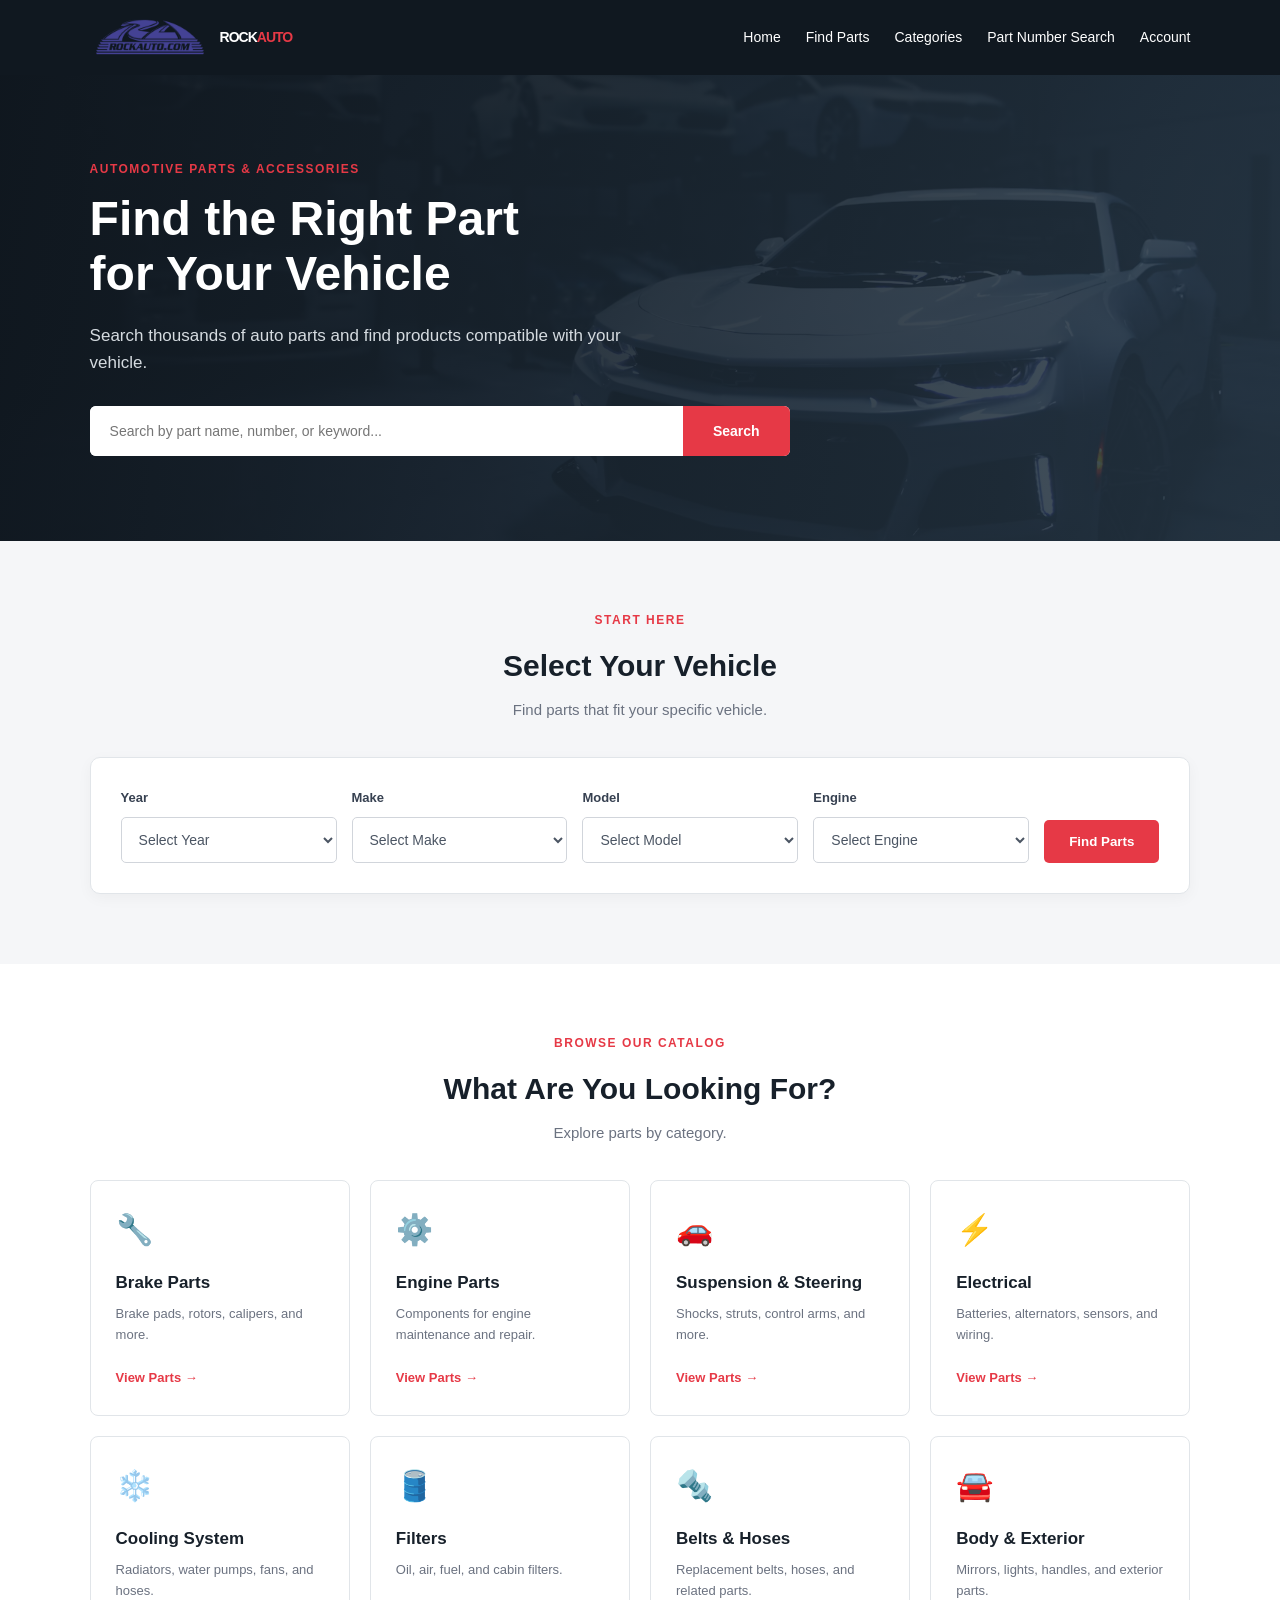
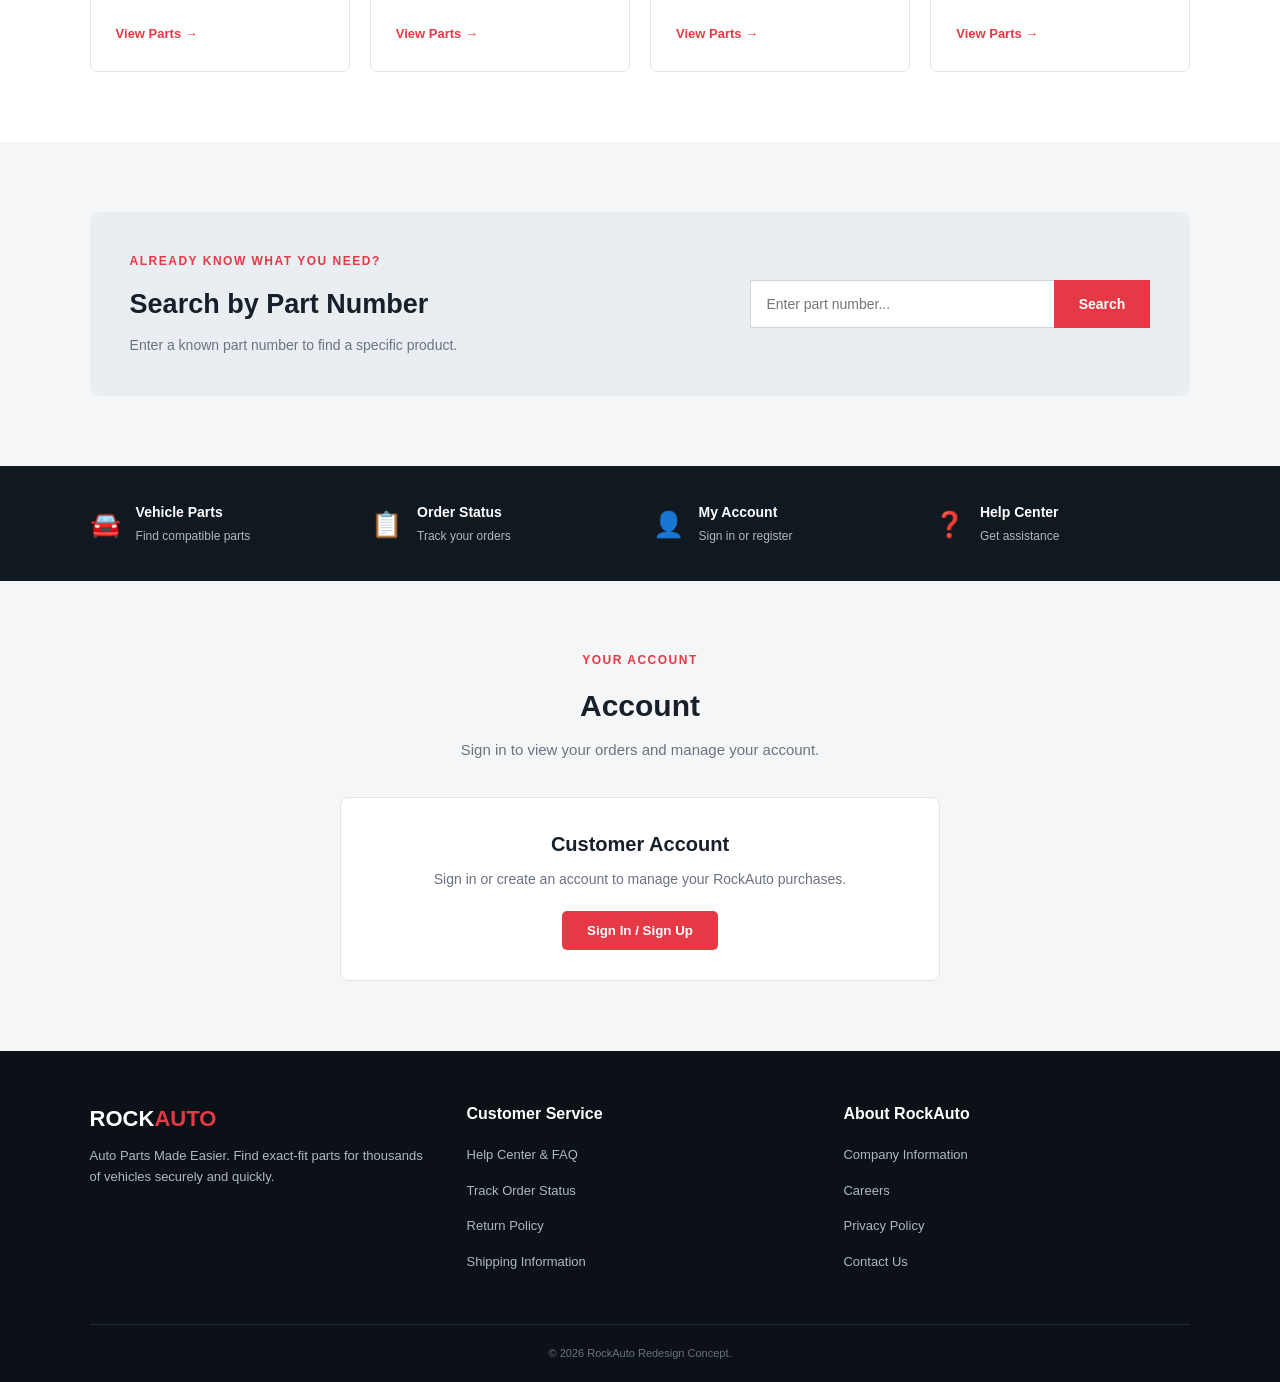
<file: index.html>
<!DOCTYPE html>
<html lang="en">
<head>
    <meta charset="UTF-8">
    <meta name="viewport" content="width=device-width, initial-scale=1.0">
    <title>RockAuto | Auto Parts</title>
    <link rel="stylesheet" href="style.css">
</head>
<body>

<nav class="navbar">
    <div class="nav-container">
        <a href="index.html" class="logo">
            <img src="logo.png" alt="RockAuto Logo">
            ROCK<span>AUTO</span>
        </a>
        <div class="nav-links">
            <a href="index.html">Home</a>
            <a href="#vehicle-selector">Find Parts</a>
            <a href="#categories">Categories</a>
            <a href="#part-search">Part Number Search</a>
            <a href="signin.html">Account</a>
        </div>
    </div>
</nav>

<section class="hero">
    <div class="hero-content">
        <p class="small-heading">AUTOMOTIVE PARTS & ACCESSORIES</p>
        <h1>
            Find the Right Part<br>
            for Your Vehicle
        </h1>

        <p class="hero-description">
            Search thousands of auto parts and find products
            compatible with your vehicle.
        </p>

        <div class="main-search">
            <input type="text" placeholder="Search by part name, number, or keyword...">
            <button type="button">Search</button>
        </div>
    </div>
</section>

<section class="section" id="vehicle-selector">

    <div class="section-heading">
        <p class="section-label">START HERE</p>
        <h2>Select Your Vehicle</h2>
        <p>Find parts that fit your specific vehicle.</p>
    </div>

    <div class="vehicle-box">
        <div class="vehicle-step">
            <label>Year</label>
            <select>
                <option>Select Year</option>
                <option>2026</option>
                <option>2025</option>
                <option>2024</option>
                <option>2023</option>
                <option>2022</option>
                <option>2021</option>
                <option>2020</option>
                <option>2019</option>   
                <option>2018</option>
                <option>2017</option>
                <option>2016</option>
            </select>
        </div>

        <div class="vehicle-step">
            <label>Make</label>
            <select>
                <option>Select Make</option>
                <option>Toyota</option>
                <option>Honda</option>
                <option>Ford</option>
                <option>Hyundai</option>
                <option>Mitsubishi</option>
                <option>Mazda</option>
                <option>Chevrolet</option>
                <option>Kia</option>
                <option>Nissan</option>
            </select>
        </div>

        <div class="vehicle-step">
            <label>Model</label>
            <select>
                <option>Select Model</option>
                <option>Vios</option>
                <option>Civic</option>
                <option>Corolla</option>
                <option>Ranger</option>
                <option>Accent</option>
                <option>Arata</option>
                <option>Suburban</option>
                <option>Carnival</option>
                <option>GT-R</option>
            </select>
        </div>

        <div class="vehicle-step">
            <label>Engine</label>
            <select>
                <option>Select Engine</option>
                <option>0.6L</option>
                <option>0.8L</option>
                <option>1.0L</option>
                <option>1.2L</option>
                <option>1.3L</option>
                <option>1.5L</option>
                <option>1.6L</option>
                <option>2.0L</option>
                <option>3.0L</option>
                <option>3.5L</option>
            </select>
        </div>

        <button type="button" class="find-button">Find Parts</button>
    </div>
</section>

<section class="section categories-section" id="categories">
    <div class="section-heading">
        <p class="section-label">BROWSE OUR CATALOG</p>
        <h2>What Are You Looking For?</h2>
        <p>Explore parts by category.</p>
    </div>

    <div class="category-grid">
        <div class="category-card">
            <div class="category-icon">🔧</div>
            <h3>Brake Parts</h3>
            <p>Brake pads, rotors, calipers, and more.</p>
            <a href="#">View Parts →</a>
        </div>

        <div class="category-card">
            <div class="category-icon">⚙️</div>
            <h3>Engine Parts</h3>
            <p>Components for engine maintenance and repair.</p>
            <a href="#">View Parts →</a>
        </div>

        <div class="category-card">
            <div class="category-icon">🚗</div>
            <h3>Suspension & Steering</h3>
            <p>Shocks, struts, control arms, and more.</p>
            <a href="#">View Parts →</a>
        </div>

        <div class="category-card">
            <div class="category-icon">⚡</div>
            <h3>Electrical</h3>
            <p>Batteries, alternators, sensors, and wiring.</p>
            <a href="#">View Parts →</a>
        </div>

        <div class="category-card">
            <div class="category-icon">❄️</div>
            <h3>Cooling System</h3>
            <p>Radiators, water pumps, fans, and hoses.</p>
            <a href="#">View Parts →</a>
        </div>

        <div class="category-card">
            <div class="category-icon">🛢️</div>
            <h3>Filters</h3>
            <p>Oil, air, fuel, and cabin filters.</p>
            <a href="#">View Parts →</a>
        </div>

        <div class="category-card">
            <div class="category-icon">🔩</div>
            <h3>Belts & Hoses</h3>
            <p>Replacement belts, hoses, and related parts.</p>
            <a href="#">View Parts →</a>
        </div>

        <div class="category-card">
            <div class="category-icon">🚘</div>
            <h3>Body & Exterior</h3>
            <p>Mirrors, lights, handles, and exterior parts.</p>
            <a href="#">View Parts →</a>
        </div>
    </div>
</section>

<section class="section" id="part-search">
    <div class="part-number-box">
        <div>
            <p class="section-label">ALREADY KNOW WHAT YOU NEED?</p>
            <h2>Search by Part Number</h2>
            <p>Enter a known part number to find a specific product.</p>
        </div>

        <div class="part-search">
            <input type="text" placeholder="Enter part number...">
            <button type="button">Search</button>
        </div>
    </div>
</section>

<section class="quick-access">
    <div class="quick-item">
        <span>🚘</span>
        <div>
            <h3>Vehicle Parts</h3>
            <p>Find compatible parts</p>
        </div>
    </div>

    <div class="quick-item">
        <span>📋</span>
        <div>
            <h3>Order Status</h3>
            <p>Track your orders</p>
        </div>
    </div>

    <a href="signin.html" class="quick-item">
        <span>👤</span>
        <div>
            <h3>My Account</h3>
            <p>Sign in or register</p>
        </div>
    </a>

    <div class="quick-item">
        <span>❓</span>
        <div>
            <h3>Help Center</h3>
            <p>Get assistance</p>
        </div>
    </div>
</section>

<section class="section" id="account">
    <div class="section-heading">
        <p class="section-label">YOUR ACCOUNT</p>
        <h2>Account</h2>
        <p>Sign in to view your orders and manage your account.</p>
    </div>
    
    <div class="account-box">
        <h3>Customer Account</h3>
        <p>Sign in or create an account to manage your RockAuto purchases.</p>
        <form action="signin.html">
            <button type="submit">Sign In / Sign Up</button>
        </form>
    </div>
</section>

<footer>
    <div class="footer-container">
        
        <div class="footer-column">
            <div class="footer-logo">
                ROCK<span>AUTO</span>
            </div>
            <p>Auto Parts Made Easier. Find exact-fit parts for thousands of vehicles securely and quickly.</p>
        </div>

        <div class="footer-column">
            <h3>Customer Service</h3>
            <ul>
                <li><a href="#">Help Center & FAQ</a></li>
                <li><a href="#">Track Order Status</a></li>
                <li><a href="#">Return Policy</a></li>
                <li><a href="#">Shipping Information</a></li>
            </ul>
        </div>

        <div class="footer-column">
            <h3>About RockAuto</h3>
            <ul>
                <li><a href="#">Company Information</a></li>
                <li><a href="#">Careers</a></li>
                <li><a href="#">Privacy Policy</a></li>
                <li><a href="#">Contact Us</a></li>
            </ul>
        </div>

    </div>

    <div class="footer-bottom">
        <p class="copyright">© 2026 RockAuto Redesign Concept.</p>
    </div>
    
</footer>

</body>
</html>
</file>
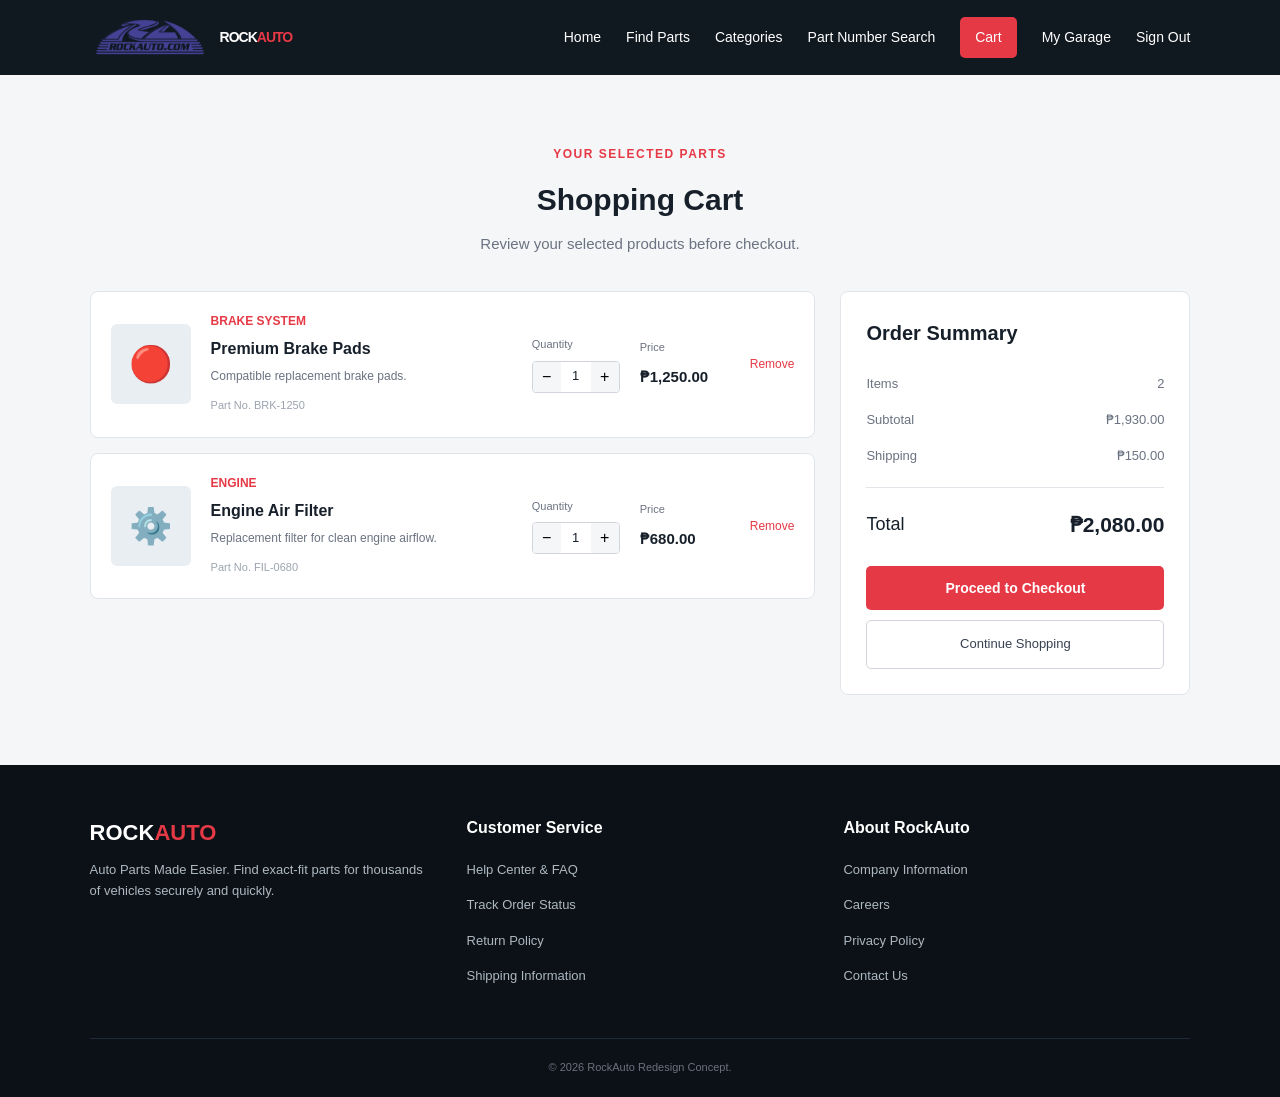
<file: cart.html>
<!DOCTYPE html>
<html lang="en">
<head>
    <meta charset="UTF-8">
    <meta name="viewport" content="width=device-width, initial-scale=1.0">
    <title>Shopping Cart | RockAuto</title>
    <link rel="stylesheet" href="style.css">
</head>
<body>

<nav class="navbar">
    <div class="nav-container">
       <a href="home.html" class="logo">
            <img src="logo.png" alt="RockAuto Logo">
            ROCK<span>AUTO</span>
    </a>
        <div class="nav-links">
            <a href="home.html">Home</a>
            <a href="home.html#vehicle-selector">Find Parts</a>
            <a href="home.html#categories">Categories</a>
            <a href="home.html#part-search">Part Number Search</a>
            <a href="cart.html" class="cart-link">Cart</a>
            <a href="garage.html">My Garage</a>
            <a href="index.html">Sign Out</a>
        </div>
    </div>
</nav>

<section class="section cart-section">

    <div class="section-heading">
        <p class="section-label">YOUR SELECTED PARTS</p>
        <h2>Shopping Cart</h2>
        <p>Review your selected products before checkout.</p>
    </div>

    <div class="cart-container">
        <div class="cart-products">
            <div class="cart-product">
                <div class="cart-product-image">🔴</div>

                <div class="cart-product-info">
                    <p class="product-category">BRAKE SYSTEM</p>
                    <h3>Premium Brake Pads</h3>
                    <p>Compatible replacement brake pads.</p>
                    <span class="part-number">Part No. BRK-1250</span>
                </div>

                <div class="cart-product-quantity">
                    <label>Quantity</label>
                    <div class="quantity-box">
                        <button type="button">−</button>
                        <span>1</span>
                        <button type="button">+</button>
                    </div>
                </div>

                <div class="cart-product-price">
                    <p>Price</p>
                    <strong>₱1,250.00</strong>
                </div>

                <button type="button" class="remove-button">Remove</button>

            </div>
            <div class="cart-product">
                <div class="cart-product-image">⚙️</div>

                <div class="cart-product-info">
                    <p class="product-category">ENGINE</p>
                    <h3>Engine Air Filter</h3>
                    <p>Replacement filter for clean engine airflow.</p>
                    <span class="part-number">Part No. FIL-0680</span>
                </div>

                <div class="cart-product-quantity">
                    <label>Quantity</label>
                    <div class="quantity-box">
                        <button type="button">−</button>
                        <span>1</span>
                        <button type="button">+</button>
                    </div>
                </div>

                <div class="cart-product-price">
                    <p>Price</p>
                    <strong>₱680.00</strong>
                </div>

                <button type="button" class="remove-button">Remove</button>
            </div>
        </div>

        <div class="cart-summary">

            <h3>Order Summary</h3>
            <div class="summary-row">
                <span>Items</span>
                <span>2</span>
            </div>

            <div class="summary-row">
                <span>Subtotal</span>
                <span>₱1,930.00</span>
            </div>

            <div class="summary-row">
                <span>Shipping</span>
                <span>₱150.00</span>
            </div>

            <div class="summary-divider"></div>

            <div class="summary-total">
                <span>Total</span>
                <strong>₱2,080.00</strong>
            </div>

            <form action="checkout.html">
                <button type="submit" class="checkout-button" style="margin-bottom: 10px;">Proceed to Checkout</button>
            </form>

            <a href="home.html" class="continue-button">Continue Shopping</a>

        </div>
    </div>
</section>

<footer>
    <div class="footer-container">
        
        <div class="footer-column">
            <div class="footer-logo">
                ROCK<span>AUTO</span>
            </div>
            <p>Auto Parts Made Easier. Find exact-fit parts for thousands of vehicles securely and quickly.</p>
        </div>

        <div class="footer-column">
            <h3>Customer Service</h3>
            <ul>
                <li><a href="#">Help Center & FAQ</a></li>
                <li><a href="#">Track Order Status</a></li>
                <li><a href="#">Return Policy</a></li>
                <li><a href="#">Shipping Information</a></li>
            </ul>
        </div>

        <div class="footer-column">
            <h3>About RockAuto</h3>
            <ul>
                <li><a href="#">Company Information</a></li>
                <li><a href="#">Careers</a></li>
                <li><a href="#">Privacy Policy</a></li>
                <li><a href="#">Contact Us</a></li>
            </ul>
        </div>

    </div>

    <div class="footer-bottom">
        <p class="copyright">© 2026 RockAuto Redesign Concept.</p>
    </div>
    
</footer>

</body>
</html>
</file>
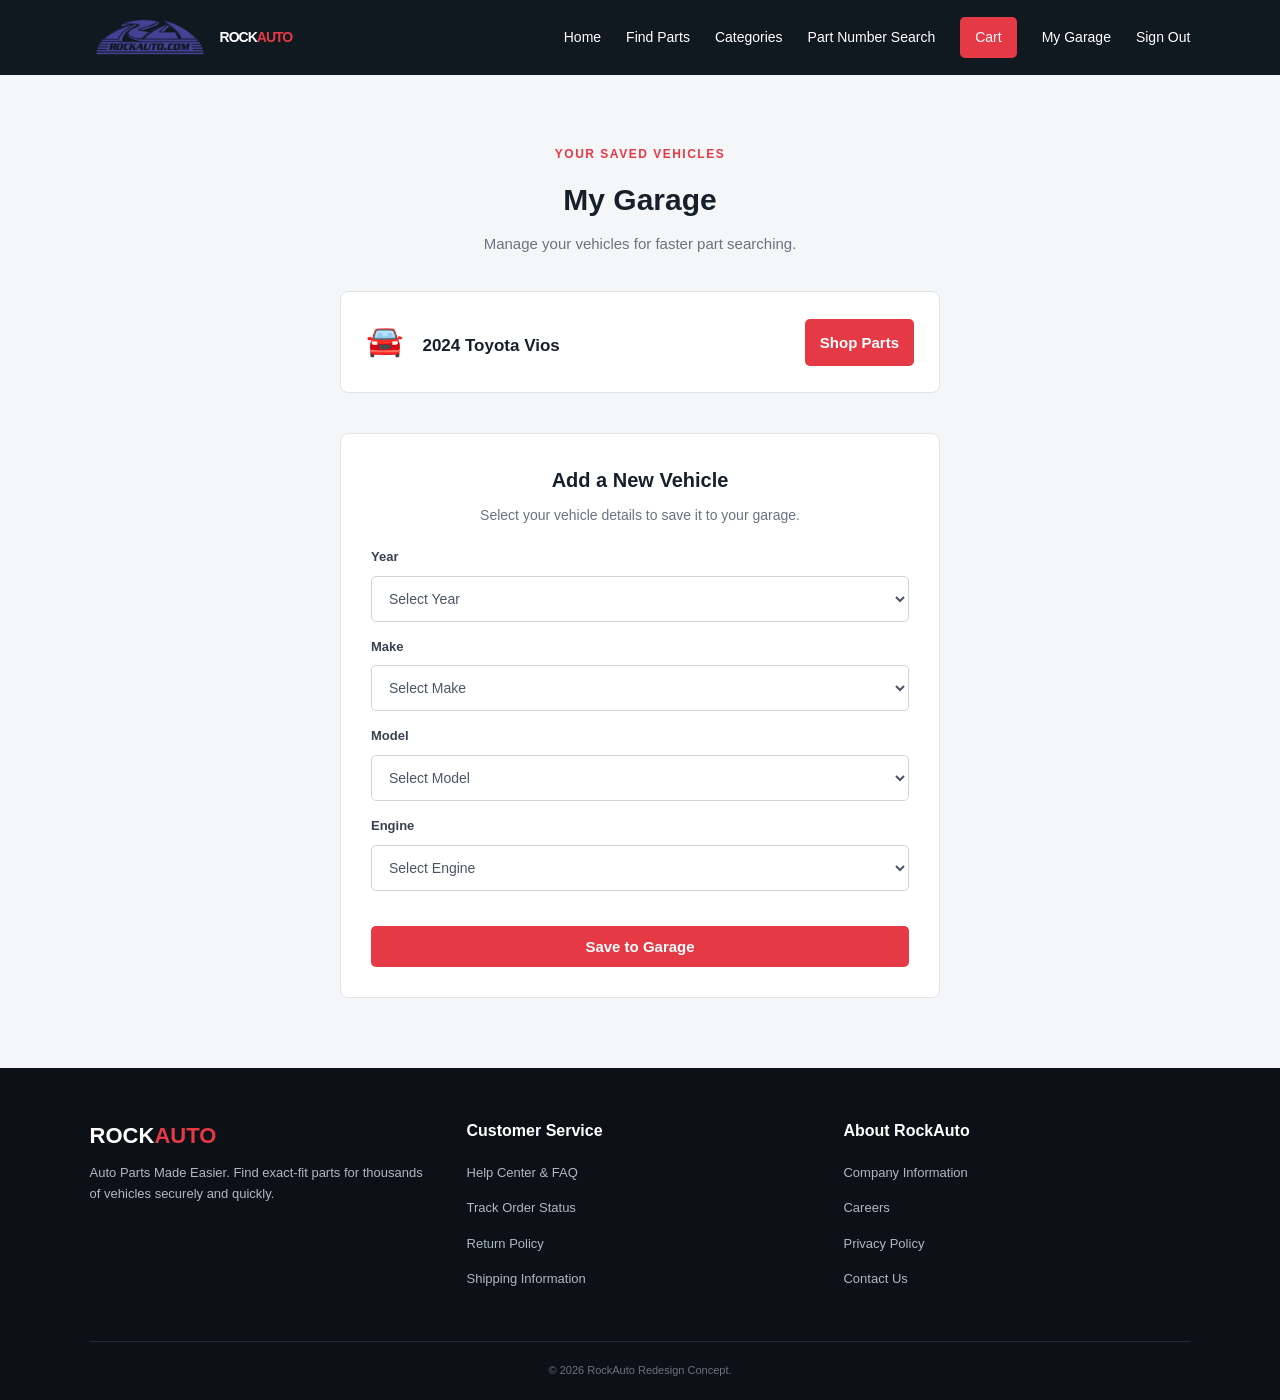
<file: garage.html>
<!DOCTYPE html>
<html lang="en">
<head>
    <meta charset="UTF-8">
    <meta name="viewport" content="width=device-width, initial-scale=1.0">
    <title>My Garage | RockAuto</title>
    <link rel="stylesheet" href="style.css">
</head>
<body>

<nav class="navbar">
    <div class="nav-container">
        <a href="home.html" class="logo">
            <img src="logo.png" alt="RockAuto Logo">
            ROCK<span>AUTO</span>
        </a>
        <div class="nav-links">
            <a href="home.html">Home</a>
            <a href="home.html#vehicle-selector">Find Parts</a>
            <a href="home.html#categories">Categories</a>
            <a href="home.html#part-search">Part Number Search</a>
            <a href="cart.html" class="cart-link">Cart</a>
            <a href="garage.html">My Garage</a>
            <a href="index.html">Sign Out</a>
        </div>
    </div>
</nav>

<section class="section">

    <div class="section-heading">
        <p class="section-label">YOUR SAVED VEHICLES</p>
        <h2>My Garage</h2>
        <p>Manage your vehicles for faster part searching.</p>
    </div>
    
    <div class="category-grid" style="max-width: 600px; margin-bottom: 40px; grid-template-columns: 1fr;">
        <div class="category-card" style="display:flex; justify-content:space-between; align-items:center;">
            <div>
                <span style="font-size:30px;">🚘</span>
                <h3 style="display:inline-block; margin-left:15px;">2024 Toyota Vios</h3>
            </div>

            <form action="shop-parts.html">
                <button type="submit" class="auth-button" style="width:auto; margin-top:0;">Shop Parts</button>
            </form>
        </div>
    </div>

    <div class="account-box">
        <h3>Add a New Vehicle</h3>
        <p>Select your vehicle details to save it to your garage.</p>
        <form action="garage.html">

            <div class="vehicle-step" style="margin-bottom: 15px; text-align: left;">
                <label>Year</label>
                <select required>
                    <option value="">Select Year</option>
                    <option>2026</option>
                    <option>2025</option>
                    <option>2024</option>
                    <option>2023</option>
                    <option>2022</option>
                    <option>2021</option>
                    <option>2020</option>
                    <option>2019</option>   
                    <option>2018</option>
                    <option>2017</option>
                    <option>2016</option>
                </select>
            </div>

            <div class="vehicle-step" style="margin-bottom: 15px; text-align: left;">
                <label>Make</label>
                <select required>
                    <option value="">Select Make</option>
                    <option>Toyota</option>
                    <option>Honda</option>
                    <option>Ford</option>
                    <option>Hyundai</option>
                    <option>Mitsubishi</option>
                    <option>Mazda</option>
                    <option>Chevrolet</option>
                    <option>Kia</option>
                    <option>Nissan</option>
                </select>
            </div>

            <div class="vehicle-step" style="margin-bottom: 15px; text-align: left;">
                <label>Model</label>
                <select required>
                    <option value="">Select Model</option>
                    <option>Vios</option>
                    <option>Civic</option>
                    <option>Corolla</option>
                    <option>Ranger</option>
                    <option>Accent</option>
                    <option>Arata</option>
                    <option>Suburban</option>
                    <option>Carnival</option>
                    <option>GT-R</option>
                </select>
            </div>

            <div class="vehicle-step" style="margin-bottom: 25px; text-align: left;">
                <label>Engine</label>
                <select required>
                    <option value="">Select Engine</option>
                    <option>0.6L</option>
                    <option>0.8L</option>
                    <option>1.0L</option>
                    <option>1.2L</option>
                    <option>1.3L</option>
                    <option>1.5L</option>
                    <option>1.6L</option>
                    <option>2.0L</option>
                    <option>3.0L</option>
                    <option>3.5L</option>
                </select>
            </div>

            <button type="submit" class="auth-button">Save to Garage</button>
        </form>
    </div>
</section>

<footer>
    <div class="footer-container">
        
        <div class="footer-column">
            <div class="footer-logo">
                ROCK<span>AUTO</span>
            </div>
            <p>Auto Parts Made Easier. Find exact-fit parts for thousands of vehicles securely and quickly.</p>
        </div>

        <div class="footer-column">
            <h3>Customer Service</h3>
            <ul>
                <li><a href="#">Help Center & FAQ</a></li>
                <li><a href="#">Track Order Status</a></li>
                <li><a href="#">Return Policy</a></li>
                <li><a href="#">Shipping Information</a></li>
            </ul>
        </div>

        <div class="footer-column">
            <h3>About RockAuto</h3>
            <ul>
                <li><a href="#">Company Information</a></li>
                <li><a href="#">Careers</a></li>
                <li><a href="#">Privacy Policy</a></li>
                <li><a href="#">Contact Us</a></li>
            </ul>
        </div>

    </div>

    <div class="footer-bottom">
        <p class="copyright">© 2026 RockAuto Redesign Concept.</p>
    </div>
    
</footer>

</body>
</html>
</file>
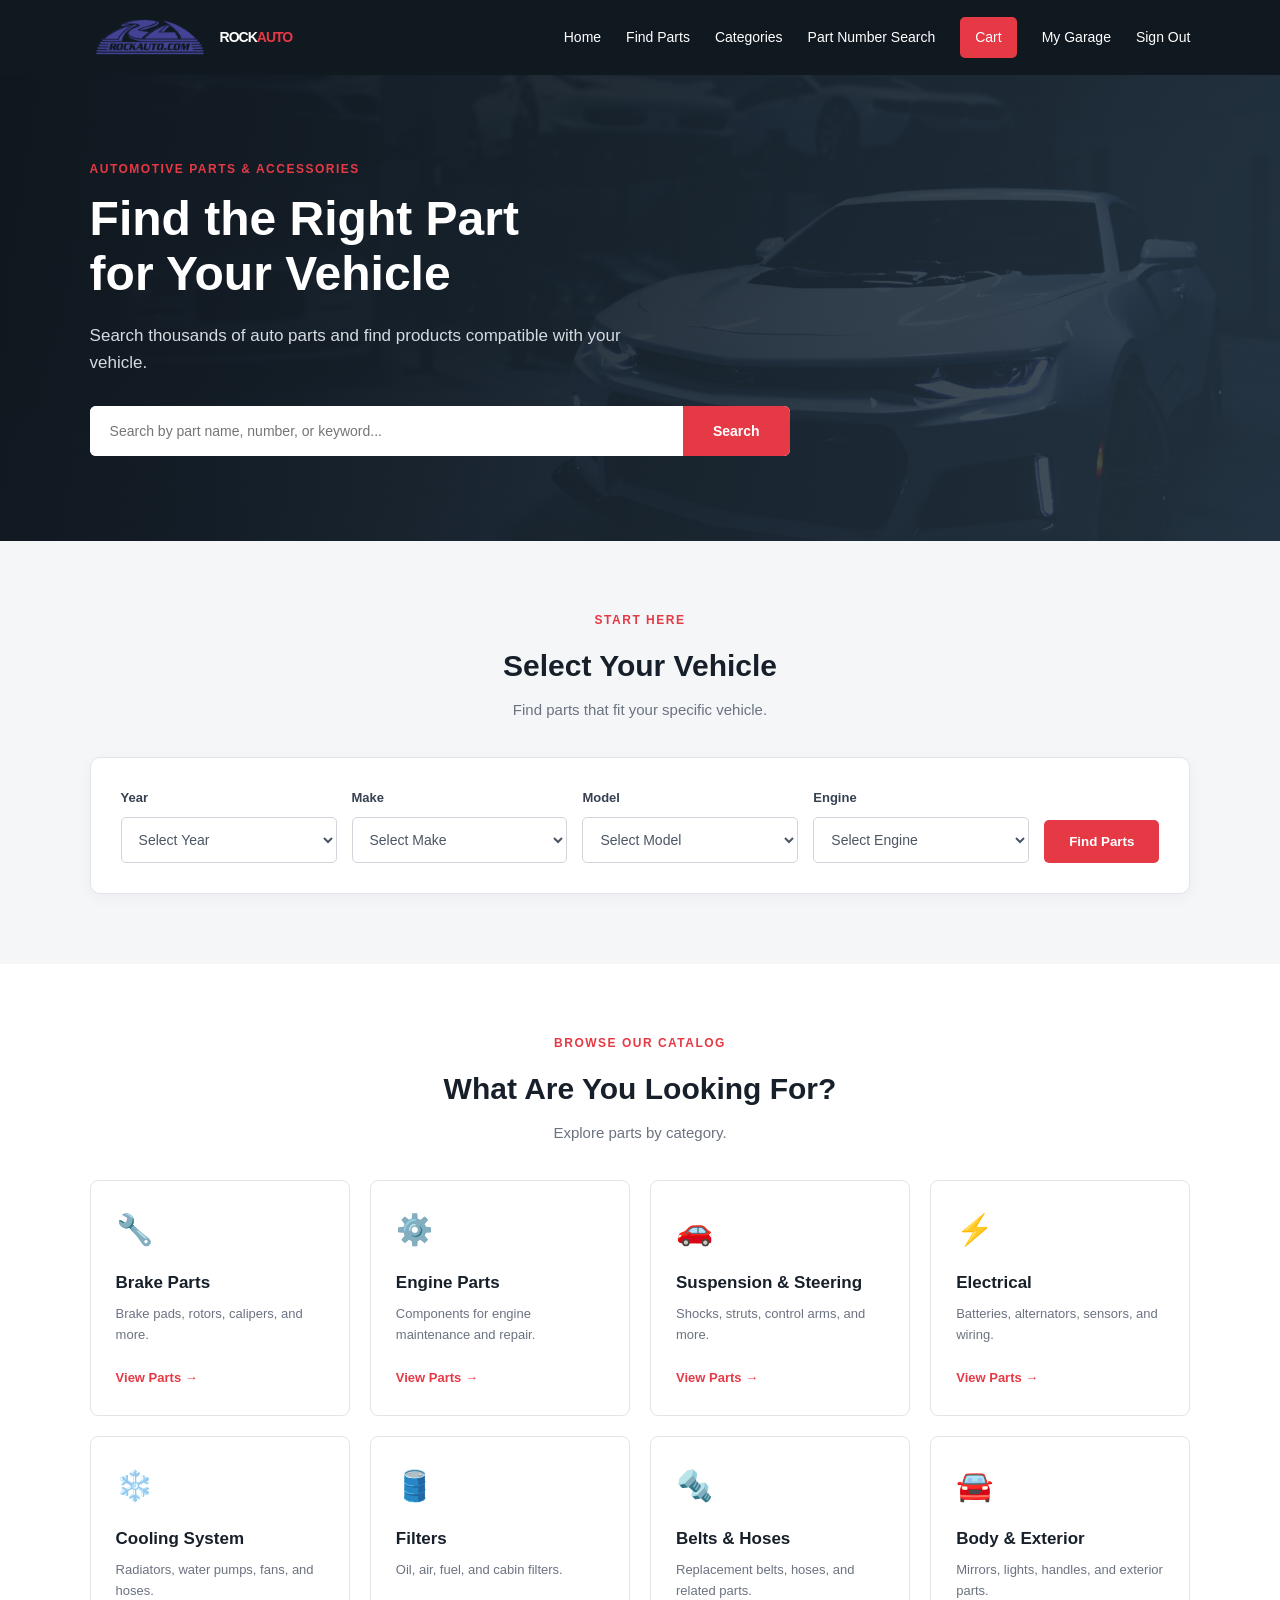
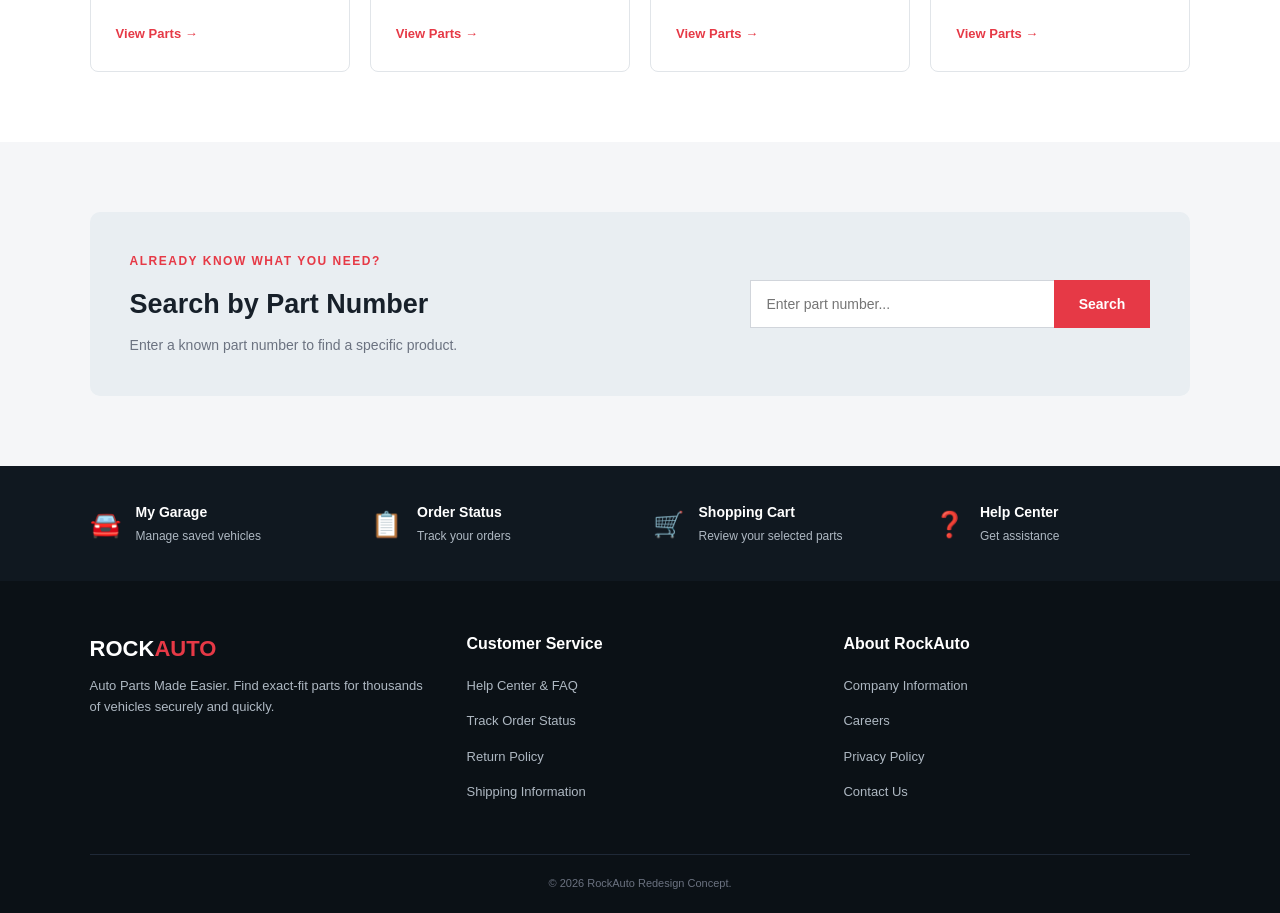
<file: home.html>
<!DOCTYPE html>
<html lang="en">

<head>
    <meta charset="UTF-8">
    <meta name="viewport" content="width=device-width, initial-scale=1.0">
    <title>RockAuto | Home</title>
    <link rel="stylesheet" href="style.css">
</head>

<body>

<nav class="navbar">
    <div class="nav-container">
        <a href="home.html" class="logo">
            <img src="logo.png" alt="RockAuto Logo">
            ROCK<span>AUTO</span>
        </a>
        <div class="nav-links">
            <a href="home.html">Home</a>
            <a href="#vehicle-selector">Find Parts</a>
            <a href="#categories">Categories</a>
            <a href="#part-search">Part Number Search</a>
            <a href="cart.html" class="cart-link">Cart</a>
            <a href="garage.html">My Garage</a>
            <a href="index.html">Sign Out</a>
        </div>
    </div>
</nav>

<section class="hero">
    <div class="hero-content">
        <p class="small-heading">AUTOMOTIVE PARTS & ACCESSORIES</p>
        <h1>
            Find the Right Part<br>
            for Your Vehicle
        </h1>
        <p class="hero-description">
            Search thousands of auto parts and find products
            compatible with your vehicle.
        </p>
        <div class="main-search">
            <input type="text" placeholder="Search by part name, number, or keyword...">
            <button type="button">Search</button>
        </div>
    </div>
</section>

<section class="section" id="vehicle-selector">
    <div class="section-heading">
        <p class="section-label">START HERE</p>
        <h2>Select Your Vehicle</h2>
        <p>Find parts that fit your specific vehicle.</p>
    </div>

    <div class="vehicle-box">
        <div class="vehicle-step">
            <label>Year</label>
            <select>
                <option>Select Year</option>
                <option>2026</option>
                <option>2025</option>
                <option>2024</option>
                <option>2023</option>
                <option>2022</option>
                <option>2021</option>
                <option>2020</option>
                <option>2019</option>   
                <option>2018</option>
                <option>2017</option>
                <option>2016</option>
            </select>
        </div>

        <div class="vehicle-step">
            <label>Make</label>
            <select>
                <option>Select Make</option>
                <option>Toyota</option>
                <option>Honda</option>
                <option>Ford</option>
                <option>Hyundai</option>
                <option>Mitsubishi</option>
                <option>Mazda</option>
                <option>Chevrolet</option>
                <option>Kia</option>
                <option>Nissan</option>
            </select>
        </div>

        <div class="vehicle-step">
            <label>Model</label>
            <select>
                <option>Select Model</option>
                <option>Vios</option>
                <option>Civic</option>
                <option>Corolla</option>
                <option>Ranger</option>
                <option>Accent</option>
                <option>Arata</option>
                <option>Suburban</option>
                <option>Carnival</option>
                <option>GT-R</option>
            </select>
        </div>

        <div class="vehicle-step">
            <label>Engine</label>
            <select>
                <option>Select Engine</option>
                <option>0.6L</option>
                <option>0.8L</option>
                <option>1.0L</option>
                <option>1.2L</option>
                <option>1.3L</option>
                <option>1.5L</option>
                <option>1.6L</option>
                <option>2.0L</option>
                <option>3.0L</option>
                <option>3.5L</option>
            </select>
        </div>

        <button type="button" class="find-button">Find Parts</button>

    </div>
</section>

<section class="section categories-section" id="categories">
    <div class="section-heading">
        <p class="section-label">BROWSE OUR CATALOG</p>
        <h2>What Are You Looking For?</h2>
        <p>Explore parts by category.</p>
    </div>

    <div class="category-grid">
        <div class="category-card">
            <div class="category-icon">🔧</div>
            <h3>Brake Parts</h3>
            <p>Brake pads, rotors, calipers, and more.</p>
            <a href="#">View Parts →</a>
        </div>

        <div class="category-card">
            <div class="category-icon">⚙️</div>
            <h3>Engine Parts</h3>
            <p>Components for engine maintenance and repair.</p>
            <a href="#">View Parts →</a>
        </div>

        <div class="category-card">
            <div class="category-icon">🚗</div>
            <h3>Suspension & Steering</h3>
            <p>Shocks, struts, control arms, and more.</p>
            <a href="#">View Parts →</a>
        </div>

        <div class="category-card">
            <div class="category-icon">⚡</div>
            <h3>Electrical</h3>
            <p>Batteries, alternators, sensors, and wiring.</p>
            <a href="#">View Parts →</a>
        </div>

        <div class="category-card">
            <div class="category-icon">❄️</div>
            <h3>Cooling System</h3>
            <p>Radiators, water pumps, fans, and hoses.</p>
            <a href="#">View Parts →</a>
        </div>

        <div class="category-card">
            <div class="category-icon">🛢️</div>
            <h3>Filters</h3>
            <p>Oil, air, fuel, and cabin filters.</p>
            <a href="#">View Parts →</a>
        </div>

        <div class="category-card">
            <div class="category-icon">🔩</div>
            <h3>Belts & Hoses</h3>
            <p>Replacement belts, hoses, and related parts.</p>
            <a href="#">View Parts →</a>
        </div>

        <div class="category-card">
            <div class="category-icon">🚘</div>
            <h3>Body & Exterior</h3>
            <p>Mirrors, lights, handles, and exterior parts.</p>
            <a href="#">View Parts →</a>
        </div>
    </div>
</section>

<section class="section" id="part-search">
    <div class="part-number-box">
        <div>
            <p class="section-label">ALREADY KNOW WHAT YOU NEED?</p>
            <h2>Search by Part Number</h2>
            <p>Enter a known part number to find a specific product.</p>
        </div>

        <div class="part-search">
            <input type="text" placeholder="Enter part number...">
            <button type="button">Search</button>
        </div>
    </div>
</section>

<section class="quick-access">
    <a href="garage.html" class="quick-item">
        <span>🚘</span>
        <div>
            <h3>My Garage</h3>
            <p>Manage saved vehicles</p>
        </div>
    </a>

    <div class="quick-item">
        <span>📋</span>
        <div>
            <h3>Order Status</h3>
            <p>Track your orders</p>
        </div>
    </div>

    <a href="cart.html" class="quick-item">
        <span>🛒</span>
        <div>
            <h3>Shopping Cart</h3>
            <p>Review your selected parts</p>
        </div>
    </a>

    <div class="quick-item">
        <span>❓</span>
        <div>
            <h3>Help Center</h3>
            <p>Get assistance</p>
        </div>
    </div>
</section>

<footer>
    <div class="footer-container">
        
        <div class="footer-column">
            <div class="footer-logo">
                ROCK<span>AUTO</span>
            </div>
            <p>Auto Parts Made Easier. Find exact-fit parts for thousands of vehicles securely and quickly.</p>
        </div>

        <div class="footer-column">
            <h3>Customer Service</h3>
            <ul>
                <li><a href="#">Help Center & FAQ</a></li>
                <li><a href="#">Track Order Status</a></li>
                <li><a href="#">Return Policy</a></li>
                <li><a href="#">Shipping Information</a></li>
            </ul>
        </div>

        <div class="footer-column">
            <h3>About RockAuto</h3>
            <ul>
                <li><a href="#">Company Information</a></li>
                <li><a href="#">Careers</a></li>
                <li><a href="#">Privacy Policy</a></li>
                <li><a href="#">Contact Us</a></li>
            </ul>
        </div>

    </div>

    <div class="footer-bottom">
        <p class="copyright">© 2026 RockAuto Redesign Concept.</p>
    </div>
    
</footer>

</body>
</html>
</file>
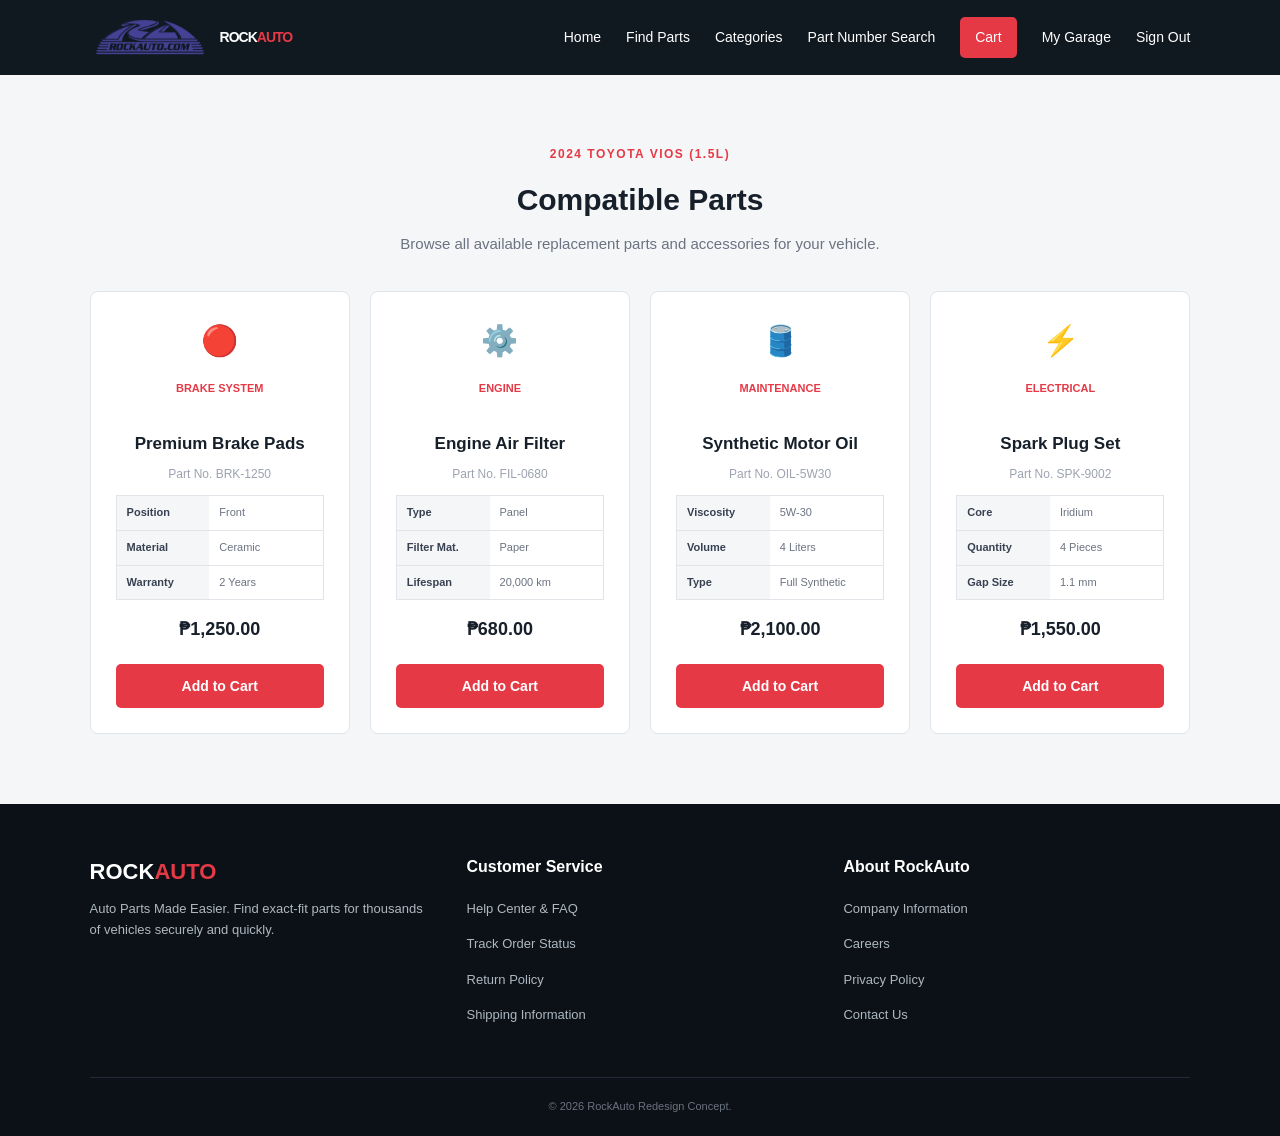
<file: shop-parts.html>
<!DOCTYPE html>
<html lang="en">
<head>
    <meta charset="UTF-8">
    <meta name="viewport" content="width=device-width, initial-scale=1.0">
    <title>Shop Parts - 2024 Toyota Vios | RockAuto</title>
    <link rel="stylesheet" href="style.css">
</head>
<body>

<nav class="navbar">
    <div class="nav-container">
        <a href="home.html" class="logo">
            <img src="logo.png" alt="RockAuto Logo">
            ROCK<span>AUTO</span>
        </a>
        <div class="nav-links">
            <a href="home.html">Home</a>
            <a href="home.html#vehicle-selector">Find Parts</a>
            <a href="home.html#categories">Categories</a>
            <a href="home.html#part-search">Part Number Search</a>
            <a href="cart.html" class="cart-link">Cart</a>
            <a href="garage.html">My Garage</a>
            <a href="index.html">Sign Out</a>
        </div>
    </div>
</nav>

<section class="section" style="background-color: #f5f6f8;">
    <div class="section-heading">
        <p class="section-label">2024 TOYOTA VIOS (1.5L)</p>
        <h2>Compatible Parts</h2>
        <p>Browse all available replacement parts and accessories for your vehicle.</p>
    </div>

    <div class="category-grid">
        
        <!-- Product 1 -->
        <div class="category-card" style="text-align: center;">
            <div class="category-icon">🔴</div>
            <p class="product-category" style="color: #e63946; font-size: 11px; font-weight: bold; margin-bottom: 5px;">BRAKE SYSTEM</p>
            <h3>Premium Brake Pads</h3>
            <p style="min-height: 20px; color: #9ca3af; font-size: 12px; margin-bottom: 10px;">Part No. BRK-1250</p>
            
            <table class="specs-table">
                <tr>
                    <th>Position</th>
                    <td>Front</td>
                </tr>
                <tr>
                    <th>Material</th>
                    <td>Ceramic</td>
                </tr>
                <tr>
                    <th>Warranty</th>
                    <td>2 Years</td>
                </tr>
            </table>

            <strong style="display: block; font-size: 18px; margin-bottom: 20px; color: #17202a;">₱1,250.00</strong>
            <form action="cart.html">
                <button type="submit" class="checkout-button" style="margin-bottom: 0;">Add to Cart</button>
            </form>
        </div>

        <!-- Product 2 -->
        <div class="category-card" style="text-align: center;">
            <div class="category-icon">⚙️</div>
            <p class="product-category" style="color: #e63946; font-size: 11px; font-weight: bold; margin-bottom: 5px;">ENGINE</p>
            <h3>Engine Air Filter</h3>
            <p style="min-height: 20px; color: #9ca3af; font-size: 12px; margin-bottom: 10px;">Part No. FIL-0680</p>
            
            <table class="specs-table">
                <tr>
                    <th>Type</th>
                    <td>Panel</td>
                </tr>
                <tr>
                    <th>Filter Mat.</th>
                    <td>Paper</td>
                </tr>
                <tr>
                    <th>Lifespan</th>
                    <td>20,000 km</td>
                </tr>
            </table>

            <strong style="display: block; font-size: 18px; margin-bottom: 20px; color: #17202a;">₱680.00</strong>
            <form action="cart.html">
                <button type="submit" class="checkout-button" style="margin-bottom: 0;">Add to Cart</button>
            </form>
        </div>

        <!-- Product 3 -->
        <div class="category-card" style="text-align: center;">
            <div class="category-icon">🛢️</div>
            <p class="product-category" style="color: #e63946; font-size: 11px; font-weight: bold; margin-bottom: 5px;">MAINTENANCE</p>
            <h3>Synthetic Motor Oil</h3>
            <p style="min-height: 20px; color: #9ca3af; font-size: 12px; margin-bottom: 10px;">Part No. OIL-5W30</p>
            
            <table class="specs-table">
                <tr>
                    <th>Viscosity</th>
                    <td>5W-30</td>
                </tr>
                <tr>
                    <th>Volume</th>
                    <td>4 Liters</td>
                </tr>
                <tr>
                    <th>Type</th>
                    <td>Full Synthetic</td>
                </tr>
            </table>

            <strong style="display: block; font-size: 18px; margin-bottom: 20px; color: #17202a;">₱2,100.00</strong>
            <form action="cart.html">
                <button type="submit" class="checkout-button" style="margin-bottom: 0;">Add to Cart</button>
            </form>
        </div>

        <!-- Product 4 -->
        <div class="category-card" style="text-align: center;">
            <div class="category-icon">⚡</div>
            <p class="product-category" style="color: #e63946; font-size: 11px; font-weight: bold; margin-bottom: 5px;">ELECTRICAL</p>
            <h3>Spark Plug Set</h3>
            <p style="min-height: 20px; color: #9ca3af; font-size: 12px; margin-bottom: 10px;">Part No. SPK-9002</p>
            
            <table class="specs-table">
                <tr>
                    <th>Core</th>
                    <td>Iridium</td>
                </tr>
                <tr>
                    <th>Quantity</th>
                    <td>4 Pieces</td>
                </tr>
                <tr>
                    <th>Gap Size</th>
                    <td>1.1 mm</td>
                </tr>
            </table>

            <strong style="display: block; font-size: 18px; margin-bottom: 20px; color: #17202a;">₱1,550.00</strong>
            <form action="cart.html">
                <button type="submit" class="checkout-button" style="margin-bottom: 0;">Add to Cart</button>
            </form>
        </div>

    </div>
</section>

<footer>
    <div class="footer-container">
        
        <div class="footer-column">
            <div class="footer-logo">
                ROCK<span>AUTO</span>
            </div>
            <p>Auto Parts Made Easier. Find exact-fit parts for thousands of vehicles securely and quickly.</p>
        </div>

        <div class="footer-column">
            <h3>Customer Service</h3>
            <ul>
                <li><a href="#">Help Center & FAQ</a></li>
                <li><a href="#">Track Order Status</a></li>
                <li><a href="#">Return Policy</a></li>
                <li><a href="#">Shipping Information</a></li>
            </ul>
        </div>

        <div class="footer-column">
            <h3>About RockAuto</h3>
            <ul>
                <li><a href="#">Company Information</a></li>
                <li><a href="#">Careers</a></li>
                <li><a href="#">Privacy Policy</a></li>
                <li><a href="#">Contact Us</a></li>
            </ul>
        </div>

    </div>

    <div class="footer-bottom">
        <p class="copyright">© 2026 RockAuto Redesign Concept.</p>
    </div>
    
</footer>

</body>
</html>
</file>
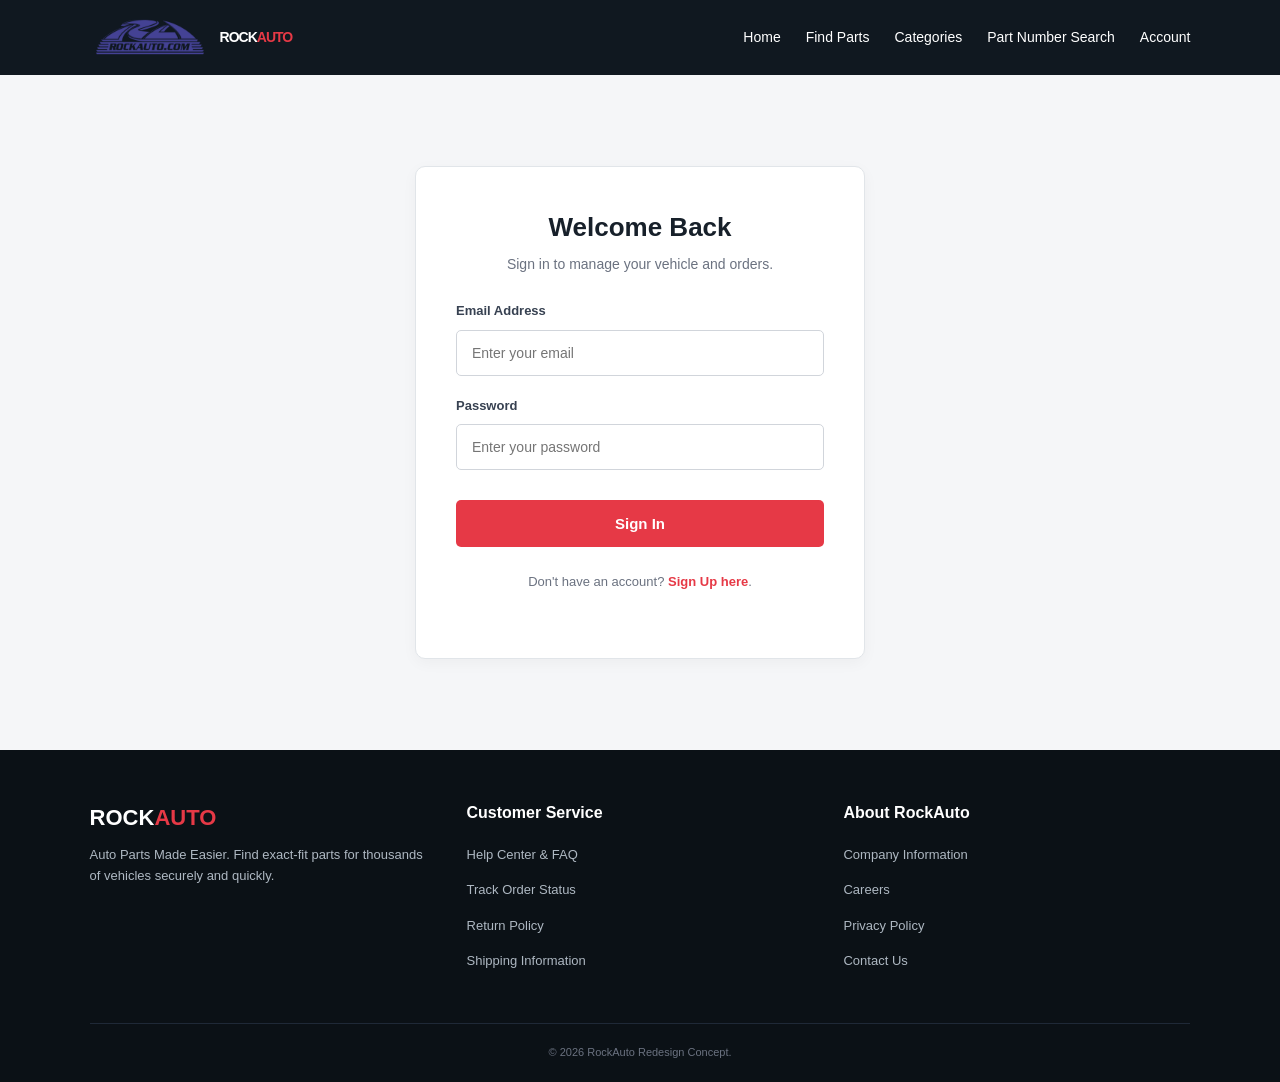
<file: signin.html>
<!DOCTYPE html>
<html lang="en">
<head>
    <meta charset="UTF-8">
    <meta name="viewport" content="width=device-width, initial-scale=1.0">
    <title>Sign In | RockAuto</title>
    <link rel="stylesheet" href="style.css">
</head>
<body>

<nav class="navbar">
    <div class="nav-container">
        <a href="index.html" class="logo">
            <img src="logo.png" alt="RockAuto Logo">
            ROCK<span>AUTO</span>
        </a>
        <div class="nav-links">
            <a href="index.html">Home</a>
            <a href="index.html#vehicle-selector">Find Parts</a>
            <a href="index.html#categories">Categories</a>
            <a href="index.html#part-search">Part Number Search</a>
            <a href="signin.html">Account</a>
        </div>
    </div>
</nav>

<section class="section auth-section">
    <div class="auth-box">
        
        <h2>Welcome Back</h2>
        <p>Sign in to manage your vehicle and orders.</p>
        
        
        <form action="home.html">
            <div class="input-group">
                <label>Email Address</label>
                <input type="email" required placeholder="Enter your email">
            </div>
            
            <div class="input-group">
                <label>Password</label>
                <input type="password" required placeholder="Enter your password">
            </div>
            
            <button type="submit" class="auth-button">Sign In</button>
        </form>

        <p class="auth-switch">
            Don't have an account? <a href="signup.html">Sign Up here</a>.
        </p>

    </div>
</section>

<footer>
    <div class="footer-container">
        
        <div class="footer-column">
            <div class="footer-logo">
                ROCK<span>AUTO</span>
            </div>
            <p>Auto Parts Made Easier. Find exact-fit parts for thousands of vehicles securely and quickly.</p>
        </div>

        <div class="footer-column">
            <h3>Customer Service</h3>
            <ul>
                <li><a href="#">Help Center & FAQ</a></li>
                <li><a href="#">Track Order Status</a></li>
                <li><a href="#">Return Policy</a></li>
                <li><a href="#">Shipping Information</a></li>
            </ul>
        </div>

        <div class="footer-column">
            <h3>About RockAuto</h3>
            <ul>
                <li><a href="#">Company Information</a></li>
                <li><a href="#">Careers</a></li>
                <li><a href="#">Privacy Policy</a></li>
                <li><a href="#">Contact Us</a></li>
            </ul>
        </div>

    </div>

    <div class="footer-bottom">
        <p class="copyright">© 2026 RockAuto Redesign Concept.</p>
    </div>
    
</footer>

</body>
</html>
</file>
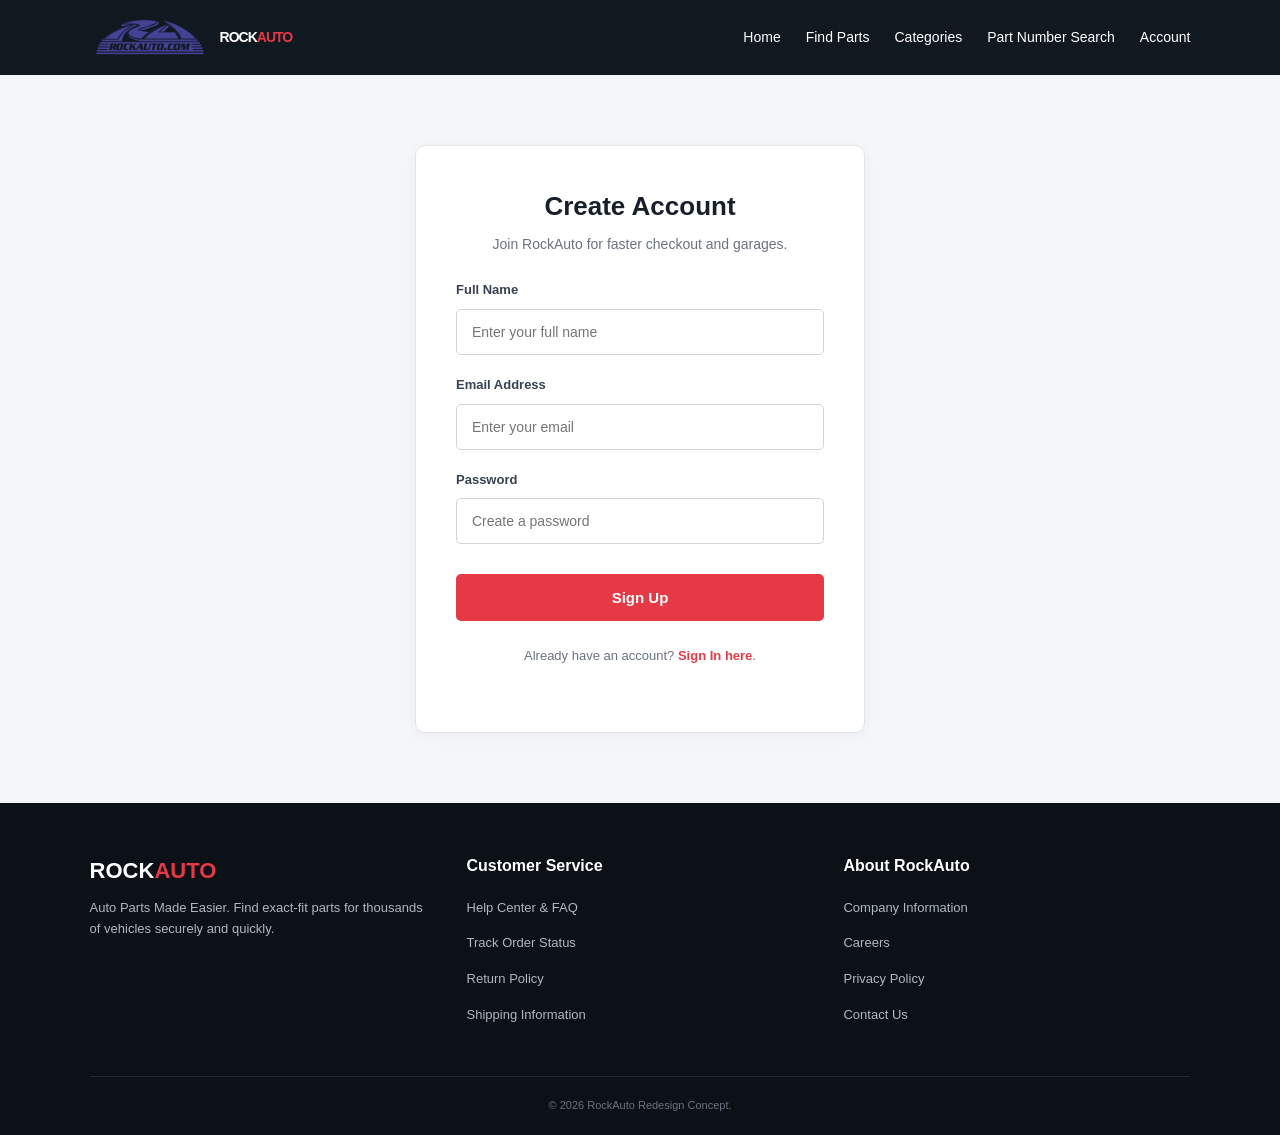
<file: signup.html>
<!DOCTYPE html>
<html lang="en">
<head>
    <meta charset="UTF-8">
    <meta name="viewport" content="width=device-width, initial-scale=1.0">
    <title>Sign Up | RockAuto</title>
    <link rel="stylesheet" href="style.css">
</head>
<body>

<nav class="navbar">
    <div class="nav-container">
        <a href="index.html" class="logo">
            <img src="logo.png" alt="RockAuto Logo">
            ROCK<span>AUTO</span>
        </a>

        <div class="nav-links">
            <a href="index.html">Home</a>
            <a href="index.html#vehicle-selector">Find Parts</a>
            <a href="index.html#categories">Categories</a>
            <a href="index.html#part-search">Part Number Search</a>
            <a href="signin.html">Account</a>
        </div>
    </div>
</nav>

<section class="section auth-section">
    <div class="auth-box">
        
        <h2>Create Account</h2>
        <p>Join RockAuto for faster checkout and garages.</p>
       
        <form action="home.html">
            <div class="input-group">
                <label>Full Name</label>
                <input type="text" required placeholder="Enter your full name">
            </div>
            
            <div class="input-group">
                <label>Email Address</label>
                <input type="email" required placeholder="Enter your email">
            </div>
            
            <div class="input-group">
                <label>Password</label>
                <input type="password" required placeholder="Create a password">
            </div>
            
            <button type="submit" class="auth-button">Sign Up</button>
        </form>

        <p class="auth-switch">
            Already have an account? <a href="signin.html">Sign In here</a>.
        </p>

    </div>
</section>

<footer>
    <div class="footer-container">
        
        <div class="footer-column">
            <div class="footer-logo">
                ROCK<span>AUTO</span>
            </div>
            <p>Auto Parts Made Easier. Find exact-fit parts for thousands of vehicles securely and quickly.</p>
        </div>

        <div class="footer-column">
            <h3>Customer Service</h3>
            <ul>
                <li><a href="#">Help Center & FAQ</a></li>
                <li><a href="#">Track Order Status</a></li>
                <li><a href="#">Return Policy</a></li>
                <li><a href="#">Shipping Information</a></li>
            </ul>
        </div>

        <div class="footer-column">
            <h3>About RockAuto</h3>
            <ul>
                <li><a href="#">Company Information</a></li>
                <li><a href="#">Careers</a></li>
                <li><a href="#">Privacy Policy</a></li>
                <li><a href="#">Contact Us</a></li>
            </ul>
        </div>

    </div>

    <div class="footer-bottom">
        <p class="copyright">© 2026 RockAuto Redesign Concept.</p>
    </div>
    
</footer>

</body>
</html>
</file>
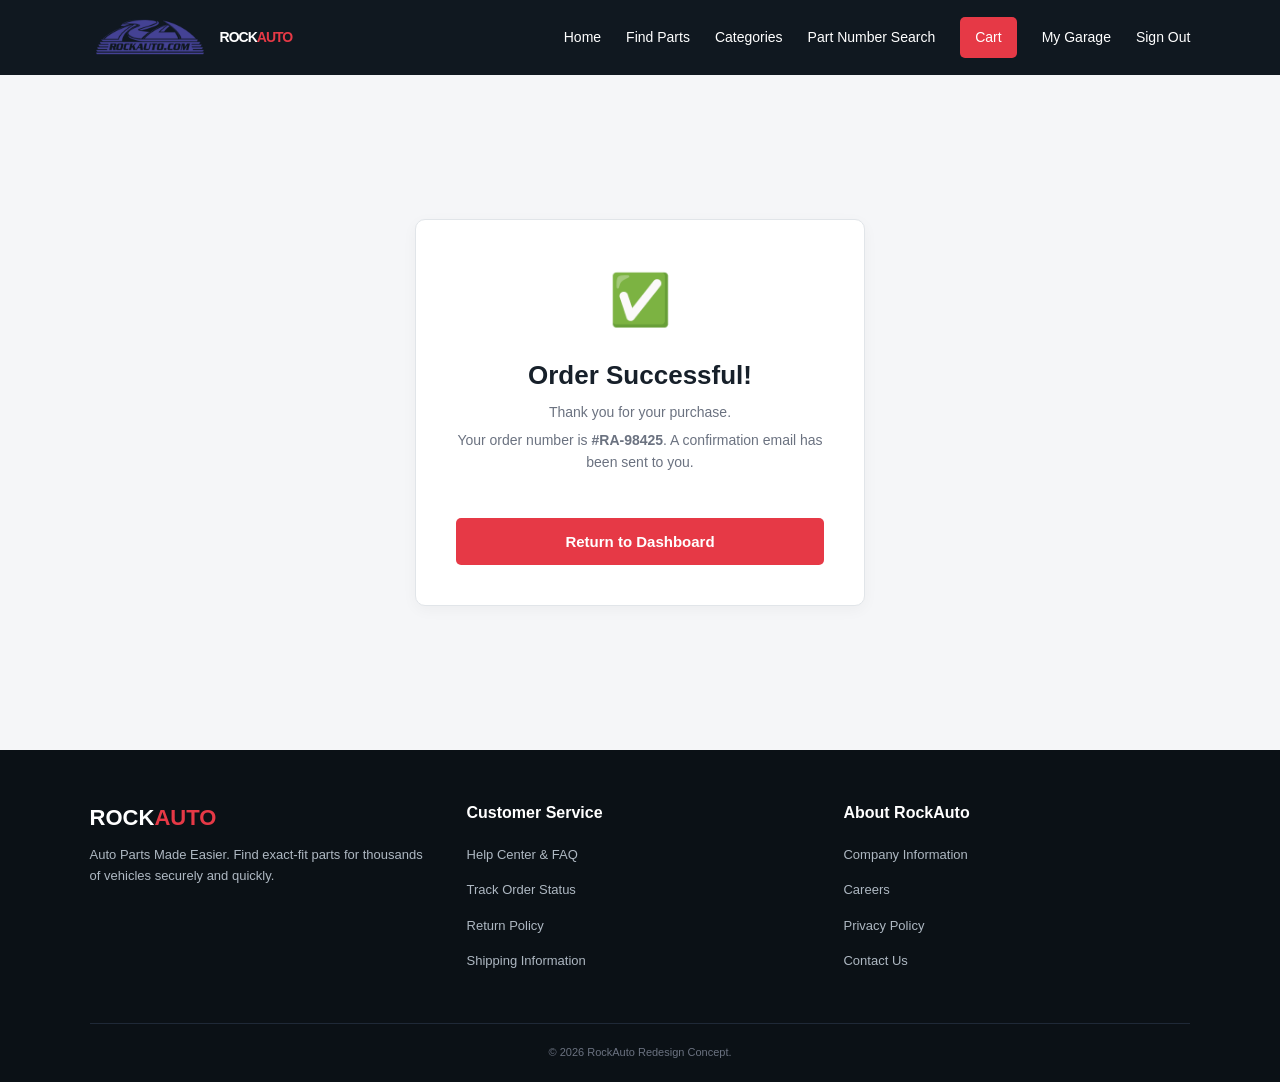
<file: success.html>
<!DOCTYPE html>
<html lang="en">
<head>
    <meta charset="UTF-8">
    <meta name="viewport" content="width=device-width, initial-scale=1.0">
    <title>Order Successful | RockAuto</title>
    <link rel="stylesheet" href="style.css">
</head>
<body>

<nav class="navbar">
    <div class="nav-container">
        <a href="home.html" class="logo">
            <img src="logo.png" alt="RockAuto Logo">
            ROCK<span>AUTO</span>
        </a>
        <div class="nav-links">
            <a href="home.html">Home</a>
            <a href="home.html#vehicle-selector">Find Parts</a>
            <a href="home.html#categories">Categories</a>
            <a href="home.html#part-search">Part Number Search</a>
            <a href="cart.html" class="cart-link">Cart</a>
            <a href="garage.html">My Garage</a>
            <a href="index.html">Sign Out</a>
        </div>
    </div>
</nav>

<section class="section auth-section">
    <div class="auth-box">
        <div style="font-size: 50px; margin-bottom: 15px;">✅</div>
        <h2>Order Successful!</h2>
        <p style="margin-bottom: 5px;">Thank you for your purchase.</p>
        <p>Your order number is <strong>#RA-98425</strong>. A confirmation email has been sent to you.</p>
        
        <form action="home.html">
            <button type="submit" class="auth-button" style="margin-top: 20px;">Return to Dashboard</button>
        </form>
    </div>
</section>

<footer>
    <div class="footer-container">
        
        <div class="footer-column">
            <div class="footer-logo">
                ROCK<span>AUTO</span>
            </div>
            <p>Auto Parts Made Easier. Find exact-fit parts for thousands of vehicles securely and quickly.</p>
        </div>

        <div class="footer-column">
            <h3>Customer Service</h3>
            <ul>
                <li><a href="#">Help Center & FAQ</a></li>
                <li><a href="#">Track Order Status</a></li>
                <li><a href="#">Return Policy</a></li>
                <li><a href="#">Shipping Information</a></li>
            </ul>
        </div>

        <div class="footer-column">
            <h3>About RockAuto</h3>
            <ul>
                <li><a href="#">Company Information</a></li>
                <li><a href="#">Careers</a></li>
                <li><a href="#">Privacy Policy</a></li>
                <li><a href="#">Contact Us</a></li>
            </ul>
        </div>

    </div>

    <div class="footer-bottom">
        <p class="copyright">© 2026 RockAuto Redesign Concept.</p>
    </div>
    
</footer>

</body>
</html>
</file>
<file: style.css>
* {
    margin: 0;
    padding: 0;
    box-sizing: border-box;
}

html {
    scroll-behavior: smooth;
}

body {
    font-family: Arial, Helvetica, sans-serif;
    background-color: #f5f6f8;
    color: #17202a;
    line-height: 1.6;
}

.navbar {
    background-color: #101820;
    color: white;
    min-height: 75px;
    padding: 0 7%;
    display: flex;
    align-items: center;
    justify-content: space-between;
    gap: 25px;
    position: sticky;
    top: 0;
    z-index: 1000;
}

.nav-container {
    width: 100%;
    display: flex;
    align-items: center;
    justify-content: space-between;
    gap: 25px;
}

.logo {
    font-size: 25px;
    font-weight: bold;
    letter-spacing: -1px;
    white-space: nowrap;
    color: white;
    text-decoration: none;
    position: relative;
    padding-left: 130px;
}

.logo img {
    width: 120px;
    height: auto;
    position: absolute;
    left: 0;
    top: 50%;
    transform: translateY(-50%);
}

.logo span, .footer-logo span {
    color: #e63946;
}

.nav-links {
    display: flex;
    align-items: center;
    gap: 25px;
}

.navbar a {
    color: #ffffff;
    text-decoration: none;
    font-size: 14px;
    transition: color 0.3s;
}

.navbar a:hover {
    color: #e63946;
}

.cart-link {
    background-color: #e63946;
    padding: 9px 15px;
    border-radius: 5px;
}

.cart-link:hover {
    color: white !important;
    background-color: #c92f3c;
}

/* HTML PAGE */

.hero {
    background: linear-gradient(100deg, rgba(16, 24, 32, 0.95), rgba(38, 55, 70, 0.85)), url('bg.avif') center/cover no-repeat;
    color: white;
    padding: 85px 7%;
}

.hero-content {
    max-width: 850px;
}

.small-heading, .section-label {
    color: #e63946;
    font-size: 12px;
    font-weight: bold;
    letter-spacing: 1.5px;
    margin-bottom: 12px;
}

.hero h1 {
    font-size: 48px;
    line-height: 1.15;
    margin-bottom: 20px;
}

.hero-description {
    color: #d5dbe0;
    font-size: 17px;
    margin-bottom: 30px;
    max-width: 550px;
}

.main-search {
    display: flex;
    max-width: 700px;
    background-color: white;
    border-radius: 6px;
    overflow: hidden;
}

.main-search input {
    flex: 1;
    border: none;
    padding: 17px 20px;
    font-size: 14px;
    outline: none;
}

.main-search button, .part-search button {
    background-color: #e63946;
    color: white;
    border: none;
    padding: 0 30px;
    font-size: 14px;
    font-weight: bold;
    cursor: pointer;
}

.main-search button:hover, .part-search button:hover, .find-button:hover {
    background-color: #c92f3c;
}

.section {
    padding: 70px 7%;
}

.section-heading {
    text-align: center;
    margin-bottom: 35px;
}

.section-heading h2 {
    font-size: 30px;
    margin-bottom: 8px;
    color: #17202a;
}

.section-heading p:not(.section-label) {
    color: #6b7280;
    font-size: 15px;
}

.vehicle-box {
    background-color: white;
    border: 1px solid #e1e5e9;
    border-radius: 10px;
    padding: 30px;
    display: flex;
    align-items: end;
    gap: 15px;
    max-width: 1150px;
    margin: 0 auto;
    box-shadow: 0 4px 15px rgba(0, 0, 0, 0.04);
}

.vehicle-step {
    flex: 1;
}

.vehicle-step label {
    display: block;
    font-size: 13px;
    font-weight: bold;
    margin-bottom: 8px;
    color: #374151;
}

.vehicle-step select {
    width: 100%;
    padding: 13px;
    border: 1px solid #d1d5db;
    border-radius: 5px;
    background-color: white;
    font-size: 14px;
    color: #4b5563;
}

.find-button {
    background-color: #e63946;
    color: white;
    border: none;
    border-radius: 5px;
    padding: 14px 25px;
    font-weight: bold;
    cursor: pointer;
    white-space: nowrap;
}

.categories-section {
    background-color: white;
}

.category-grid {
    max-width: 1150px;
    margin: 0 auto;
    display: grid;
    grid-template-columns: repeat(4, 1fr);
    gap: 20px;
}

.category-card {
    border: 1px solid #e1e5e9;
    border-radius: 8px;
    padding: 25px;
    background-color: white;
    transition: transform 0.3s, box-shadow 0.3s;
}

.category-card:hover {
    transform: translateY(-4px);
    box-shadow: 0 8px 20px rgba(0, 0, 0, 0.08);
}

.category-icon {
    font-size: 30px;
    margin-bottom: 15px;
}

.category-card h3 {
    font-size: 17px;
    margin-bottom: 8px;
}

.category-card p {
    color: #6b7280;
    font-size: 13px;
    min-height: 45px;
    margin-bottom: 15px;
}

.category-card a {
    color: #e63946;
    text-decoration: none;
    font-size: 13px;
    font-weight: bold;
}

.part-number-box {
    max-width: 1150px;
    margin: 0 auto;
    padding: 40px;
    border-radius: 10px;
    background-color: #e9eef2;
    display: flex;
    align-items: center;
    justify-content: space-between;
    gap: 30px;
}

.part-number-box h2 {
    font-size: 27px;
    margin-bottom: 8px;
}

.part-number-box p:not(.section-label) {
    color: #6b7280;
    font-size: 14px;
}

.part-search {
    display: flex;
    min-width: 400px;
    height: 48px;
}

.part-search input {
    flex: 1;
    border: 1px solid #d1d5db;
    border-right: none;
    padding: 0 15px;
    outline: none;
    font-size: 14px;
}

.part-search button {
    padding: 0 25px;
}

.quick-access {
    background-color: #101820;
    color: white;
    padding: 35px 7%;
    display: grid;
    grid-template-columns: repeat(4, 1fr);
    gap: 25px;
}

.quick-item {
    display: flex;
    align-items: center;
    gap: 15px;
    color: white;
    text-decoration: none;
}

.quick-item > span {
    font-size: 25px;
}

.quick-item h3 {
    font-size: 14px;
    margin-bottom: 3px;
}

.quick-item p {
    color: #aeb8c2;
    font-size: 12px;
}

/* MULTI-COLUMN FOOTER */
footer {
    background-color: #0b1116;
    color: #aeb8c2;
    padding: 50px 7% 20px 7%;
}

.footer-container {
    display: grid;
    grid-template-columns: repeat(3, 1fr);
    gap: 30px;
    margin-bottom: 40px;
    text-align: left;
}

.footer-logo {
    color: white;
    font-size: 22px;
    font-weight: bold;
    margin-bottom: 10px;
}

.footer-column p {
    font-size: 13px;
    line-height: 1.6;
}

.footer-column h3 {
    color: white;
    font-size: 16px;
    margin-bottom: 15px;
}

.footer-column ul {
    list-style: none; 
}

.footer-column li {
    margin-bottom: 10px;
}

.footer-column a {
    color: #aeb8c2;
    text-decoration: none;
    font-size: 13px;
    transition: color 0.3s;
}

.footer-column a:hover {
    color: #e63946;
}

.footer-bottom {
    text-align: center;
    border-top: 1px solid #1f2937;
    padding-top: 20px;
}

.footer-bottom .copyright {
    color: #6b7280;
    font-size: 11px;
}

@media (max-width: 768px) {
    .footer-container {
        grid-template-columns: 1fr;
        text-align: center;
    }
}

.account-box {
    max-width: 600px;
    margin: 0 auto;
    background-color: white;
    border: 1px solid #e1e5e9;
    border-radius: 8px;
    padding: 30px;
    text-align: center;
}

.account-box h3 {
    font-size: 20px;
    margin-bottom: 8px;
}

.account-box p {
    color: #6b7280;
    font-size: 14px;
    margin-bottom: 20px;
}

.account-box button {
    background-color: #e63946;
    color: white;
    border: none;
    border-radius: 5px;
    padding: 12px 25px;
    font-weight: bold;
    cursor: pointer;
}

.account-box button:hover {
    background-color: #c92f3c;
}


/* CART PAGE */


.cart-section {
    background-color: #f5f6f8;
}

.cart-container {
    max-width: 1150px;
    margin: 0 auto;
    display: grid;
    grid-template-columns: 1fr 350px;
    gap: 25px;
    align-items: start;
}

.cart-products {
    display: flex;
    flex-direction: column;
    gap: 15px;
}

.cart-product {
    background-color: white;
    border: 1px solid #e1e5e9;
    border-radius: 8px;
    padding: 20px;
    display: flex;
    align-items: center;
    gap: 20px;
}

.cart-product-image {
    width: 80px;
    height: 80px;
    background-color: #e9eef2;
    border-radius: 6px;
    display: flex;
    align-items: center;
    justify-content: center;
    font-size: 35px;
    flex-shrink: 0;
}

.cart-product-info {
    flex: 1;
}

.cart-product-info .product-category {
    margin-bottom: 5px;
}

.cart-product-info h3 {
    font-size: 16px;
    margin-bottom: 5px;
}

.cart-product-info p:not(.product-category) {
    color: #6b7280;
    font-size: 12px;
    margin-bottom: 5px;
}

.product-category {
    color: #e63946;
    font-size: 12px;
    font-weight: bold;
}

.part-number {
    color: #9ca3af;
    font-size: 11px;
}

.cart-product-quantity label,
.cart-product-price p {
    display: block;
    color: #6b7280;
    font-size: 11px;
    margin-bottom: 7px;
}

.quantity-box {
    display: flex;
    align-items: center;
    border: 1px solid #d1d5db;
    border-radius: 4px;
    overflow: hidden;
}

.quantity-box button {
    width: 28px;
    height: 30px;
    border: none;
    background-color: #f5f6f8;
    cursor: pointer;
    font-size: 16px;
}

.quantity-box button:hover {
    background-color: #e5e7eb;
}

.quantity-box span {
    width: 30px;
    text-align: center;
    font-size: 13px;
}

.cart-product-price {
    min-width: 90px;
}

.cart-product-price strong {
    font-size: 15px;
    color: #17202a;
}

.remove-button {
    background: none;
    border: none;
    color: #e63946;
    font-size: 12px;
    cursor: pointer;
}

.remove-button:hover {
    text-decoration: underline;
}

.cart-summary {
    background-color: white;
    border: 1px solid #e1e5e9;
    border-radius: 8px;
    padding: 25px;
    position: sticky;
    top: 95px;
}

.cart-summary h3 {
    font-size: 20px;
    margin-bottom: 25px;
}

.summary-row {
    display: flex;
    justify-content: space-between;
    gap: 15px;
    margin-bottom: 15px;
    font-size: 13px;
    color: #6b7280;
}

.summary-divider {
    height: 1px;
    background-color: #e1e5e9;
    margin: 20px 0;
}

.summary-total {
    display: flex;
    justify-content: space-between;
    align-items: center;
    margin-bottom: 25px;
    font-size: 18px;
}

.summary-total strong {
    color: #17202a;
    font-size: 21px;
}

.checkout-button {
    width: 100%;
    background-color: #e63946;
    color: white;
    border: none;
    padding: 14px;
    border-radius: 5px;
    font-size: 14px;
    font-weight: bold;
    cursor: pointer;
    margin-bottom: 10px;
}

.checkout-button:hover {
    background-color: #c92f3c;
}

.continue-button {
    display: block;
    width: 100%;
    background-color: white;
    color: #374151;
    border: 1px solid #d1d5db;
    padding: 13px;
    border-radius: 5px;
    font-size: 13px;
    text-align: center;
    text-decoration: none;
    cursor: pointer;
}

.continue-button:hover {
    background-color: #f5f6f8;
}

@media (max-width: 1100px) {

    .navbar {
        padding: 0 4%;
    }

    .nav-links {
        gap: 15px;
    }

    .category-grid {
        grid-template-columns: repeat(2, 1fr);
    }

    .vehicle-box {
        flex-wrap: wrap;
    }

    .vehicle-step {
        min-width: 200px;
    }

}

@media (max-width: 900px) {

    .cart-container {
        grid-template-columns: 1fr;
    }

    .cart-summary {
        position: static;
    }

}

@media (max-width: 768px) {

    .navbar {
        flex-direction: column;
        padding: 20px;
        gap: 15px;
    }

    .nav-container {
        flex-direction: column;
    }

    .nav-links {
        flex-wrap: wrap;
        justify-content: center;
    }

    .hero {
        padding: 60px 6%;
    }

    .hero h1 {
        font-size: 36px;
    }

    .main-search {
        flex-direction: column;
    }

    .main-search button {
        padding: 14px;
    }

    .section {
        padding: 50px 6%;
    }

    .vehicle-box {
        flex-direction: column;
        align-items: stretch;
    }

    .vehicle-step {
        min-width: 100%;
    }

    .find-button {
        width: 100%;
    }

    .category-grid {
        grid-template-columns: 1fr;
    }

    .part-number-box {
        flex-direction: column;
        align-items: stretch;
        padding: 30px;
    }

    .part-search {
        min-width: 100%;
    }

    .quick-access {
        grid-template-columns: repeat(2, 1fr);
        padding: 35px 6%;
    }

}

@media (max-width: 650px) {

    .cart-product {
        flex-wrap: wrap;
        gap: 15px;
    }

    .cart-product-info {
        min-width: calc(100% - 100px);
    }

    .cart-product-quantity,
    .cart-product-price,
    .remove-button {
        margin-top: 5px;
    }

}

@media (max-width: 480px) {

    .hero h1 {
        font-size: 30px;
    }

    .section-heading h2 {
        font-size: 25px;
    }

    .quick-access {
        grid-template-columns: 1fr;
    }

    .part-search {
        flex-direction: column;
        height: auto;
        gap: 10px;
    }

    .part-search input {
        height: 45px;
        border: 1px solid #d1d5db;
    }

    .part-search button {
        height: 45px;
    }

}

/* SIGN-IN And SIGN-Up */

.auth-section {
    display: flex;
    justify-content: center;
    align-items: center;
    min-height: 75vh;
}

.auth-box {
    background-color: white;
    border: 1px solid #e1e5e9;
    border-radius: 10px;
    padding: 40px;
    width: 100%;
    max-width: 450px;
    box-shadow: 0 4px 15px rgba(0, 0, 0, 0.04);
    text-align: center;
}

.auth-box h2 {
    font-size: 26px;
    margin-bottom: 5px;
    color: #17202a;
}

.auth-box p {
    color: #6b7280;
    font-size: 14px;
    margin-bottom: 25px;
}

.input-group {
    text-align: left;
    margin-bottom: 20px;
}

.input-group label {
    display: block;
    font-size: 13px;
    font-weight: bold;
    margin-bottom: 8px;
    color: #374151;
}

.input-group input {
    width: 100%;
    padding: 14px 15px;
    border: 1px solid #d1d5db;
    border-radius: 5px;
    font-size: 14px;
    outline: none;
}

.auth-button {
    width: 100%;
    background-color: #e63946;
    color: white;
    border: none;
    padding: 15px;
    border-radius: 5px;
    font-size: 15px;
    font-weight: bold;
    cursor: pointer;
    margin-top: 10px;
}

.auth-button:hover {
    background-color: #c92f3c;
}

.auth-switch {
    margin-top: 25px !important;
    font-size: 13px !important;
}

.auth-switch a {
    color: #e63946;
    text-decoration: none;
    font-weight: bold;
}

.auth-switch a:hover {
    text-decoration: underline;
}


/* TABLES FOR SHOP-PARTS */

.specs-table {
    width: 100%;
    margin-bottom: 15px;
    border: 1px solid #e1e5e9;
    border-collapse: collapse; 
}

.specs-table th, .specs-table td {
    padding: 8px 10px;
    font-size: 11px;
    text-align: left;
    border-bottom: 1px solid #e1e5e9;
}

.specs-table th {
    background-color: #f5f6f8;
    color: #374151;
    width: 45%; 
}

.specs-table td {
    color: #6b7280;
}

/* CHECKOUT FLOW */

.checkout-fieldset {
    border: 1px solid #d1d5db;
    border-radius: 5px;
    padding: 20px;
    margin-bottom: 25px;
    background-color: white;
}

.checkout-legend {
    font-weight: bold;
    color: #e63946;
    padding: 0 10px;
    font-size: 14px;
}

.form-row {
    display: flex;
    gap: 15px;
    margin-bottom: 15px;
}

.form-row .input-group {
    flex: 1;
    margin-bottom: 0;
}
</file>
